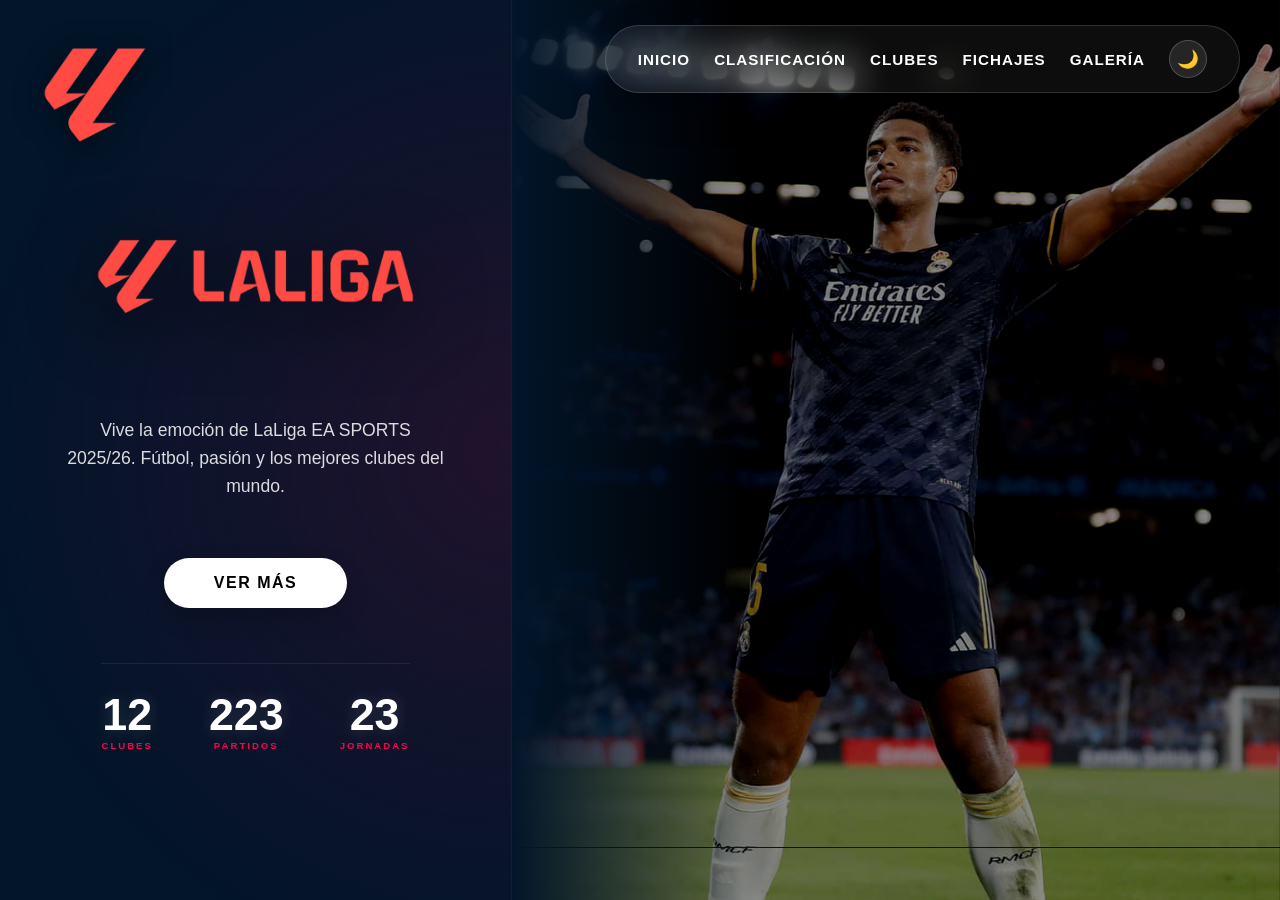
<file: index.html>
<!DOCTYPE html>
<html lang="es">
<head>
    <meta charset="UTF-8">
    <title>LaLiga EA SPORTS 2025/26</title>

    <link href="https://fonts.googleapis.com/css2?family=Montserrat:wght@700;800;900&display=swap" rel="stylesheet">
    <link rel="stylesheet" href="style.css">
</head>

<body>
<script src="script.js"></script>

<section class="hero-plantilla">
    <nav class="hero-menu">
        <div class="menu-toggle" id="menuToggle">
            <span></span>
            <span></span>
            <span></span>
        </div>

        <div class="menu-links" id="menuLinks">
            <a href="index.html">Inicio</a>
            <a href="Clasificacion.html">Clasificación</a>
            <a href="Clubes.html">Clubes</a>
            <a href="Fichajes.html">Fichajes</a>
            <a href="Galería.html">Galería</a>
            <button id="themeToggle" class="theme-btn">🌙</button>
        </div>
    </nav>

    <div class="hero-left">
        <img src="imagenes/logo.png" alt="Logo LaLiga" class="hero-logo" id="logoLiga">

        <div class="hero-title">
            <img src="imagenes/Titulo.png" alt="Título" class="hero-title-img" id="tituloLiga">
        </div>

        <p class="hero-text">
            Vive la emoción de LaLiga EA SPORTS 2025/26.
            Fútbol, pasión y los mejores clubes del mundo.
        </p>

        <a href="clubes.html" class="hero-btn">VER MÁS</a>

        <div class="hero-stats">
            <div class="stat">
                <span class="stat-number">20</span>
                <span class="stat-label">Clubes</span>
            </div>
            <div class="stat">
                <span class="stat-number">380</span>
                <span class="stat-label">Partidos</span>
            </div>
            <div class="stat">
                <span class="stat-number">38</span>
                <span class="stat-label">Jornadas</span>
            </div>
        </div>
    </div>

    <div class="hero-right">
        <div class="player-glow"></div>
        <picture>
            <img src="imagenes/hero.jpg" alt="Fútbol" class="hero-img">
        </picture>
    </div>
</section>
</file>
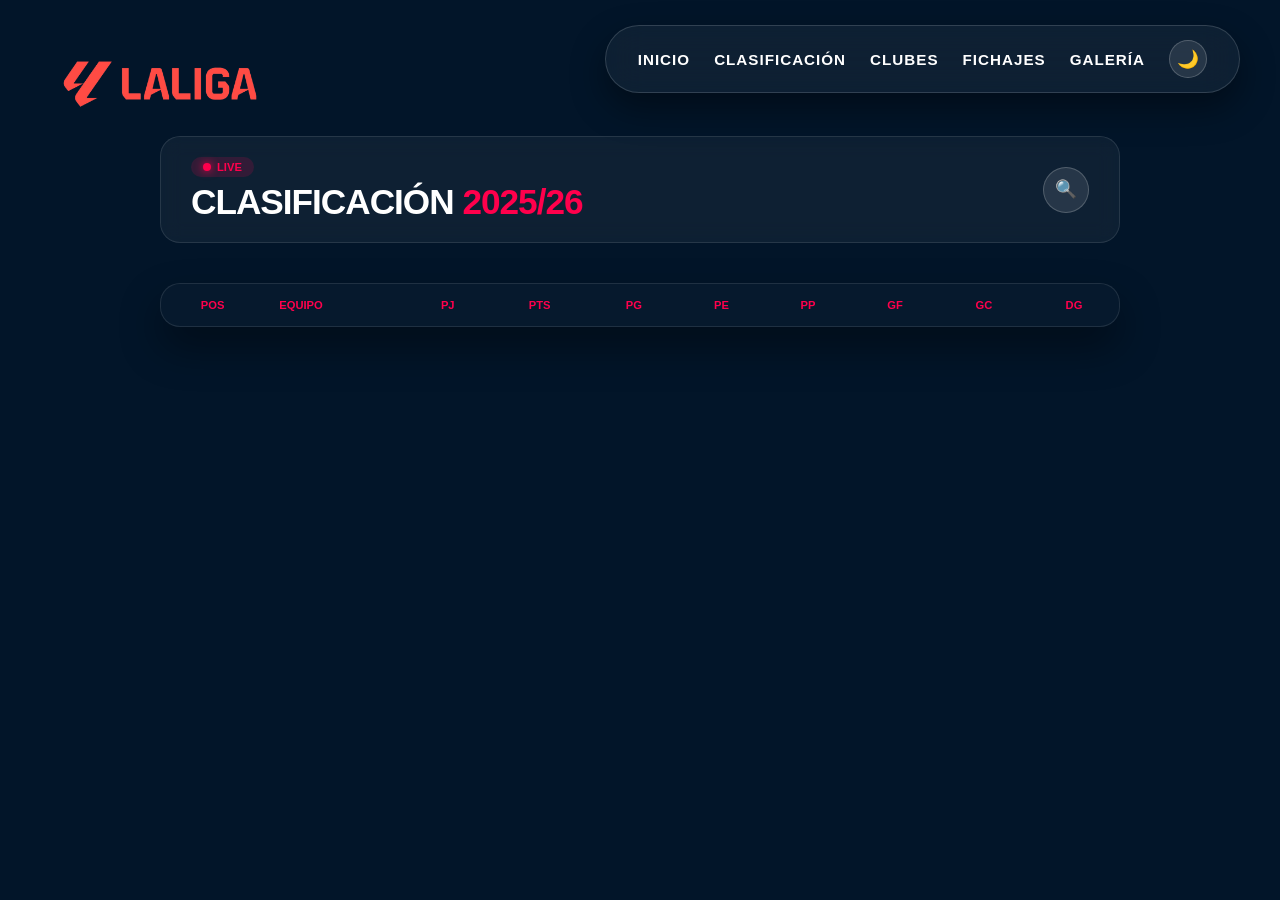
<file: Clasificacion.html>
<!DOCTYPE html>
<html lang="es">
<head>
    <meta charset="UTF-8">
    <title>Clasificación - LaLiga EA SPORTS</title>
    <link href="https://fonts.googleapis.com/css2?family=Montserrat:wght@700;900&display=swap" rel="stylesheet">
    <link rel="stylesheet" href="style.css">
</head>

<body>

<header class="header-clasificacion">
    <img src="imagenes/Titulo.png" class="header-logo" alt="LaLiga EA SPORTS">

    <nav class="hero-menu">

        <div class="menu-toggle" id="menuToggle">
            <span></span>
            <span></span>
            <span></span>
        </div>

        <div class="menu-links" id="menuLinks">
            <a href="index.html">Inicio</a>
            <a href="Clasificacion.html">Clasificación</a>
            <a href="Clubes.html">Clubes</a>
            <a href="Fichajes.html">Fichajes</a>
            <a href="Galería.html">Galería</a>
            <button id="themeToggle" class="theme-btn">🌙</button>
        </div>

    </nav>
</header>

<br>
<br>
<section class="contenedor-clasificacion-pro">
    <div class="glass-header">
        <div class="titulo-grupo">
            <div class="badge-live">
                <span class="dot-live"></span> LIVE
            </div>
            <h2>Clasificación <span class="anho">2025/26</span></h2>
        </div>
        <div class="search-wrapper">
            <span class="icon-lupa">🔍</span>
            <input type="text" id="buscarEquipo" placeholder="Buscar equipo...">
        </div>
    </div>

    <div class="tabla-container-pro">
        <table class="tabla-clasificacion">
            <thead>
            <tr>
                <th>Pos</th>
                <th style="text-align: left;">Equipo</th>
                <th>PJ</th>
                <th>PTS</th>
                <th>PG</th>
                <th>PE</th>
                <th>PP</th>
                <th>GF</th>
                <th>GC</th>
                <th>DG</th>
            </tr>
            </thead>

            <tbody id="tablaCuerpo"></tbody>

        </table>
    </div>
</section>

<script src="script.js"></script>
</body>
</html>
</file>
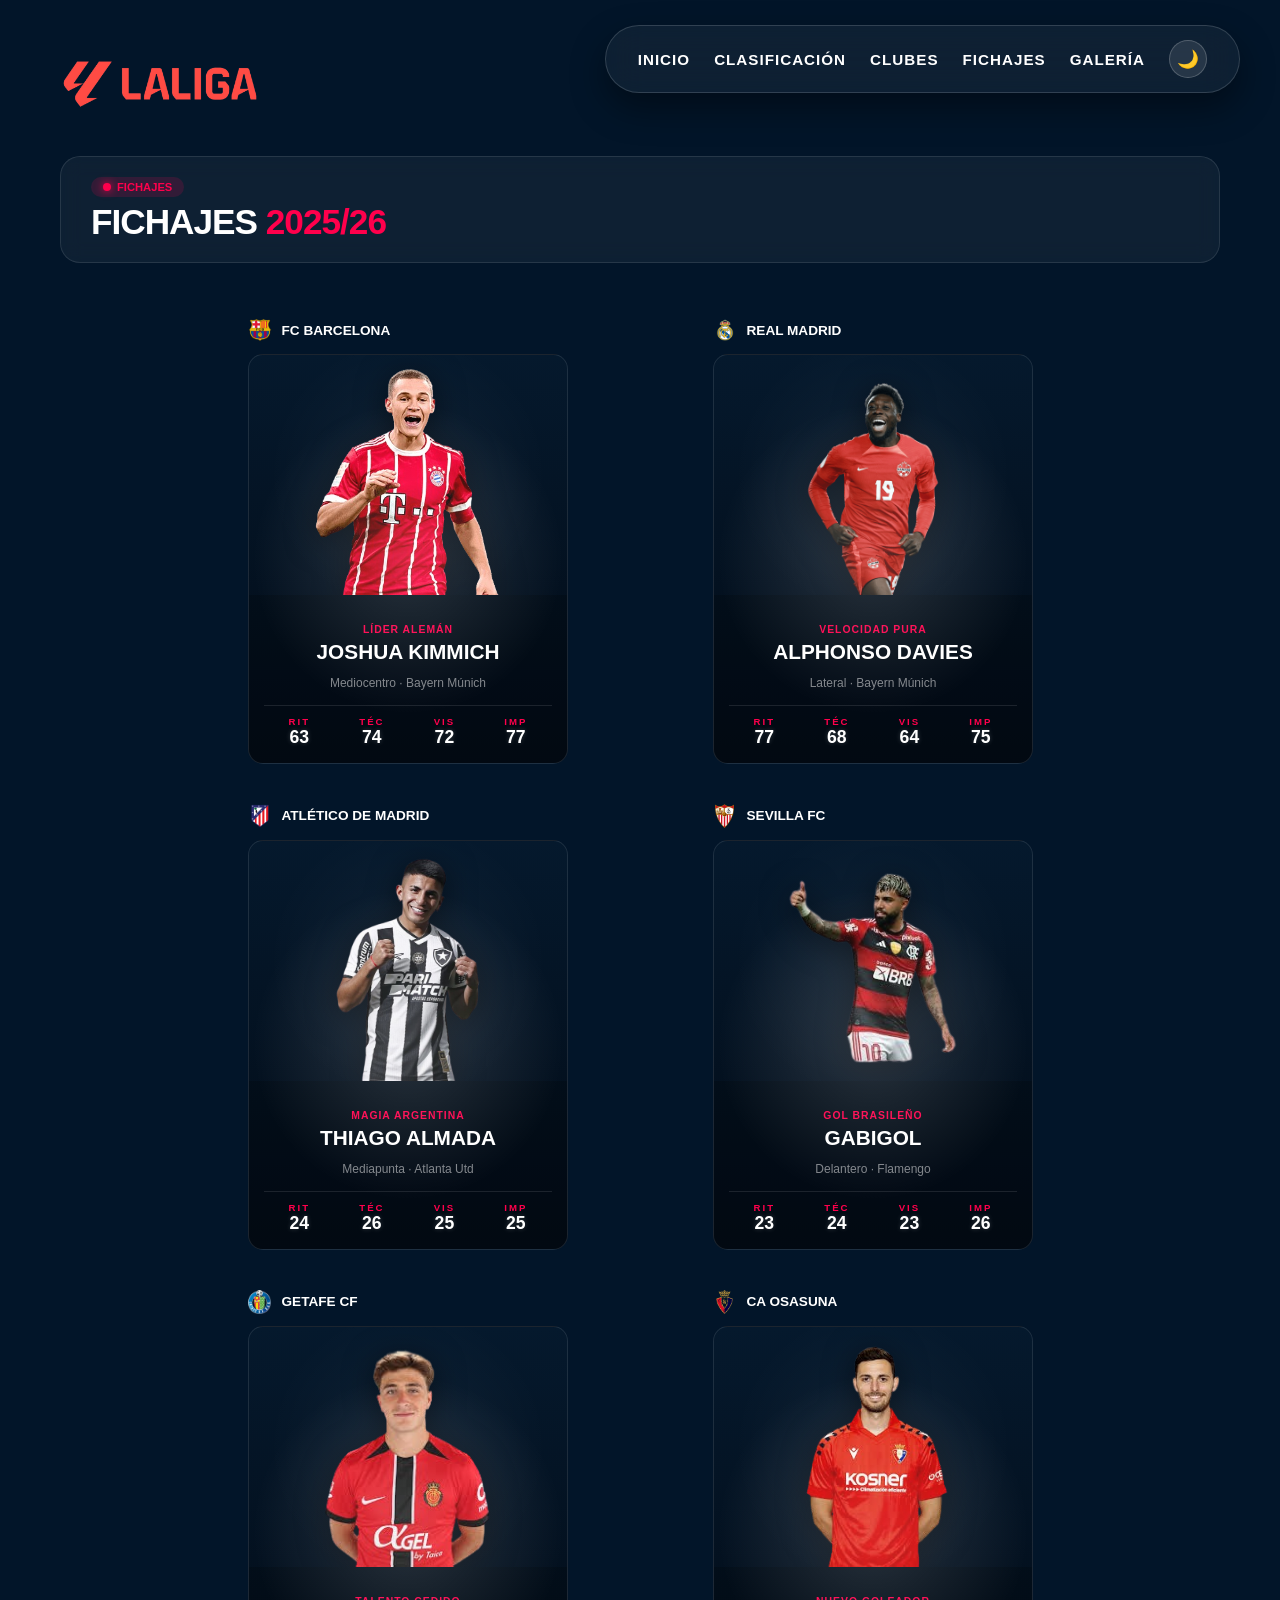
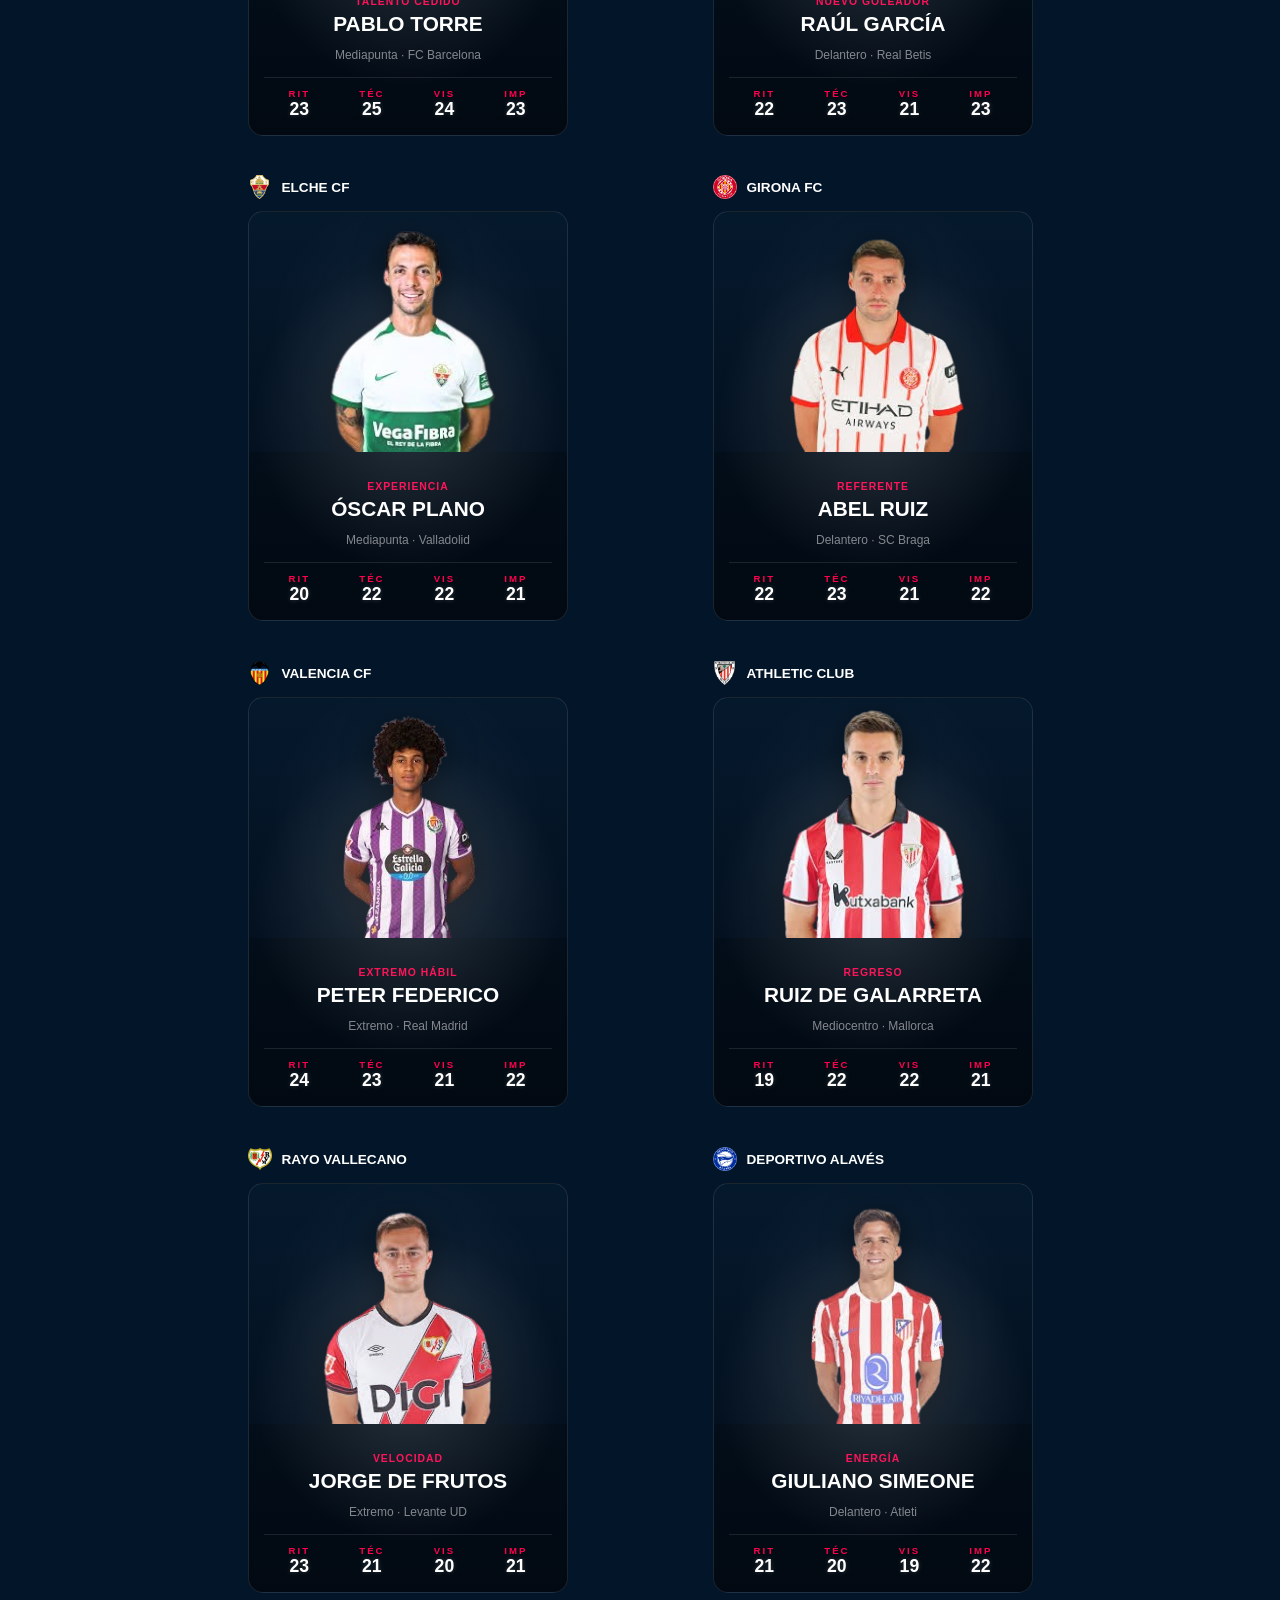
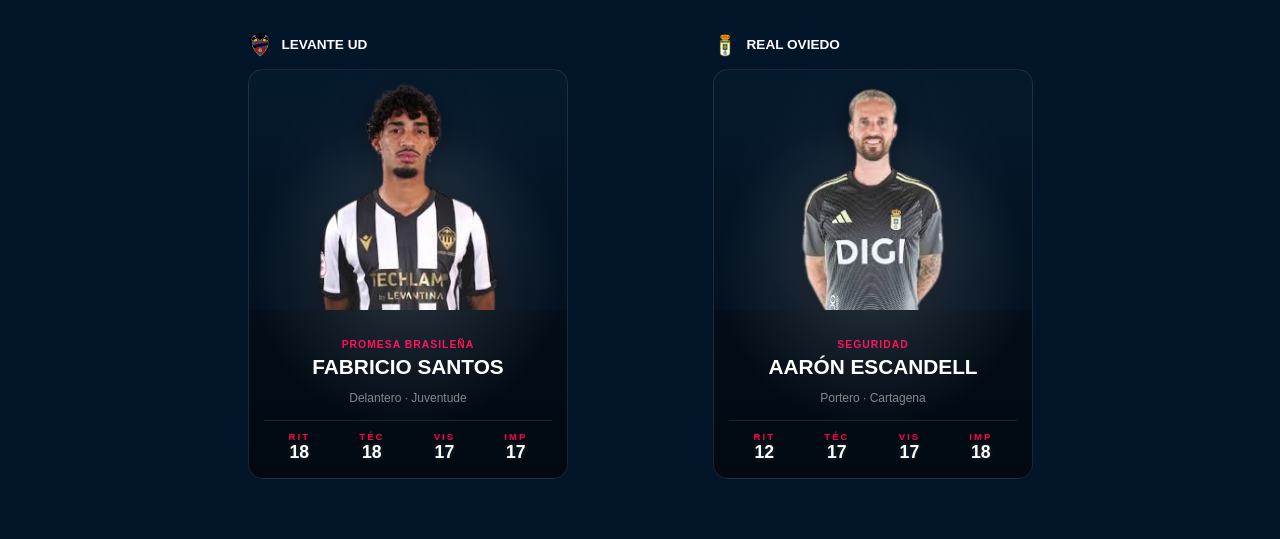
<file: Fichajes.html>
<!DOCTYPE html>
<html lang="es">
<head>
    <meta charset="UTF-8">
    <title>Fichajes - LaLiga EA SPORTS</title>
    <link href="https://fonts.googleapis.com/css2?family=Montserrat:wght@700;900&display=swap" rel="stylesheet">
    <link rel="stylesheet" href="style.css">
</head>
<body>

<header class="header-clasificacion">

    <img src="imagenes/Titulo.png" class="header-logo" alt="Logo Liga">

    <nav class="hero-menu">

        <div class="menu-toggle" id="menuToggle">
            <span></span>
            <span></span>
            <span></span>
        </div>

        <div class="menu-links" id="menuLinks">
            <a href="index.html">Inicio</a>
            <a href="Clasificacion.html">Clasificación</a>
            <a href="Clubes.html">Clubes</a>
            <a href="Fichajes.html">Fichajes</a>
            <a href="Galería.html">Galería</a>
            <button id="themeToggle" class="theme-btn">🌙</button>
        </div>

    </nav>

</header>

<br>
<br>


<section class="clubes-section">
    <div class="glass-header">
        <div class="titulo-grupo">
            <div class="badge-live">
                <span class="dot-live"></span> FICHAJES
            </div>
            <h2>FICHAJES <span class="anho">2025/26</span></h2>
        </div>
    </div>
</section>
    
<section>

    <section class="player-spotlight-section">
        <div class="cards-grid-container">

            <div class="player-group">
                <h3 class="player-team-title"><img src="Escudos/Barcelona.png" class="team-badge"> FC BARCELONA</h3>
                <article class="player-spotlight-card">
                    <div class="player-image"><img src="Jugadores/kimmich.png" alt="Joshua Kimmich"></div>
                    <div class="player-info">
                        <h4 class="player-tagline">LÍDER ALEMÁN</h4>
                        <p class="player-name">Joshua Kimmich</p>
                        <p class="player-meta">Mediocentro · Bayern Múnich</p>
                        <div class="player-stats">
                            <div class="stat"><span class="stat-label">RIT</span><span class="stat-value">78</span></div>
                            <div class="stat"><span class="stat-label">TÉC</span><span class="stat-value">92</span></div>
                            <div class="stat"><span class="stat-label">VIS</span><span class="stat-value">90</span></div>
                            <div class="stat"><span class="stat-label">IMP</span><span class="stat-value">95</span></div>
                        </div>
                    </div>
                </article>
            </div>

            <div class="player-group">
                <h3 class="player-team-title"><img src="Escudos/Real%20Madrid.png" class="team-badge"> REAL MADRID</h3>
                <article class="player-spotlight-card">
                    <div class="player-image"><img src="Jugadores/davies.png" alt="Alphonso Davies"></div>
                    <div class="player-info">
                        <h4 class="player-tagline">VELOCIDAD PURA</h4>
                        <p class="player-name">Alphonso Davies</p>
                        <p class="player-meta">Lateral · Bayern Múnich</p>
                        <div class="player-stats">
                            <div class="stat"><span class="stat-label">RIT</span><span class="stat-value">96</span></div>
                            <div class="stat"><span class="stat-label">TÉC</span><span class="stat-value">84</span></div>
                            <div class="stat"><span class="stat-label">VIS</span><span class="stat-value">80</span></div>
                            <div class="stat"><span class="stat-label">IMP</span><span class="stat-value">93</span></div>
                        </div>
                    </div>
                </article>
            </div>

            <div class="player-group">
                <h3 class="player-team-title"><img src="Escudos/Atletico%20de%20Madrid.png" class="team-badge"> ATLÉTICO DE MADRID</h3>
                <article class="player-spotlight-card">
                    <div class="player-image"><img src="Jugadores/almada.png" alt="Thiago Almada"></div>
                    <div class="player-info">
                        <h4 class="player-tagline">MAGIA ARGENTINA</h4>
                        <p class="player-name">Thiago Almada</p>
                        <p class="player-meta">Mediapunta · Atlanta Utd</p>
                        <div class="player-stats">
                            <div class="stat"><span class="stat-label">RIT</span><span class="stat-value">85</span></div>
                            <div class="stat"><span class="stat-label">TÉC</span><span class="stat-value">91</span></div>
                            <div class="stat"><span class="stat-label">VIS</span><span class="stat-value">90</span></div>
                            <div class="stat"><span class="stat-label">IMP</span><span class="stat-value">88</span></div>
                        </div>
                    </div>
                </article>
            </div>

            <div class="player-group">
                <h3 class="player-team-title"><img src="Escudos/Sevilla_cf.png" class="team-badge"> SEVILLA FC</h3>
                <article class="player-spotlight-card">
                    <div class="player-image"><img src="Jugadores/gabigol.png" alt="Gabigol"></div>
                    <div class="player-info">
                        <h4 class="player-tagline">GOL BRASILEÑO</h4>
                        <p class="player-name">Gabigol</p>
                        <p class="player-meta">Delantero · Flamengo</p>
                        <div class="player-stats">
                            <div class="stat"><span class="stat-label">RIT</span><span class="stat-value">82</span></div>
                            <div class="stat"><span class="stat-label">TÉC</span><span class="stat-value">86</span></div>
                            <div class="stat"><span class="stat-label">VIS</span><span class="stat-value">80</span></div>
                            <div class="stat"><span class="stat-label">IMP</span><span class="stat-value">92</span></div>
                        </div>
                    </div>
                </article>
            </div>

            <div class="player-group">
                <h3 class="player-team-title"><img src="Escudos/getafe.png" class="team-badge"> GETAFE CF</h3>
                <article class="player-spotlight-card">
                    <div class="player-image"><img src="Jugadores/torre.png" alt="Pablo Torre"></div>
                    <div class="player-info">
                        <h4 class="player-tagline">TALENTO CEDIDO</h4>
                        <p class="player-name">Pablo Torre</p>
                        <p class="player-meta">Mediapunta · FC Barcelona</p>
                        <div class="player-stats">
                            <div class="stat"><span class="stat-label">RIT</span><span class="stat-value">80</span></div>
                            <div class="stat"><span class="stat-label">TÉC</span><span class="stat-value">87</span></div>
                            <div class="stat"><span class="stat-label">VIS</span><span class="stat-value">85</span></div>
                            <div class="stat"><span class="stat-label">IMP</span><span class="stat-value">82</span></div>
                        </div>
                    </div>
                </article>
            </div>

            <div class="player-group">
                <h3 class="player-team-title"><img src="Escudos/Osasuna.png" class="team-badge"> CA OSASUNA</h3>
                <article class="player-spotlight-card">
                    <div class="player-image"><img src="Jugadores/raul_garcia.png" alt="Raúl García"></div>
                    <div class="player-info">
                        <h4 class="player-tagline">NUEVO GOLEADOR</h4>
                        <p class="player-name">Raúl García</p>
                        <p class="player-meta">Delantero · Real Betis</p>
                        <div class="player-stats">
                            <div class="stat"><span class="stat-label">RIT</span><span class="stat-value">79</span></div>
                            <div class="stat"><span class="stat-label">TÉC</span><span class="stat-value">80</span></div>
                            <div class="stat"><span class="stat-label">VIS</span><span class="stat-value">74</span></div>
                            <div class="stat"><span class="stat-label">IMP</span><span class="stat-value">82</span></div>
                        </div>
                    </div>
                </article>
            </div>

            <div class="player-group">
                <h3 class="player-team-title"><img src="Escudos/Elche_CF_logo.svg.png" class="team-badge"> ELCHE CF</h3>
                <article class="player-spotlight-card">
                    <div class="player-image"><img src="Jugadores/plano.png" alt="Óscar Plano"></div>
                    <div class="player-info">
                        <h4 class="player-tagline">EXPERIENCIA</h4>
                        <p class="player-name">Óscar Plano</p>
                        <p class="player-meta">Mediapunta · Valladolid</p>
                        <div class="player-stats">
                            <div class="stat"><span class="stat-label">RIT</span><span class="stat-value">73</span></div>
                            <div class="stat"><span class="stat-label">TÉC</span><span class="stat-value">82</span></div>
                            <div class="stat"><span class="stat-label">VIS</span><span class="stat-value">80</span></div>
                            <div class="stat"><span class="stat-label">IMP</span><span class="stat-value">78</span></div>
                        </div>
                    </div>
                </article>
            </div>

            <div class="player-group">
                <h3 class="player-team-title"><img src="Escudos/Girona_FC_Logo.svg.png" class="team-badge"> GIRONA FC</h3>
                <article class="player-spotlight-card">
                    <div class="player-image"><img src="Jugadores/abel_ruiz.png" alt="Abel Ruiz"></div>
                    <div class="player-info">
                        <h4 class="player-tagline">REFERENTE</h4>
                        <p class="player-name">Abel Ruiz</p>
                        <p class="player-meta">Delantero · SC Braga</p>
                        <div class="player-stats">
                            <div class="stat"><span class="stat-label">RIT</span><span class="stat-value">80</span></div>
                            <div class="stat"><span class="stat-label">TÉC</span><span class="stat-value">83</span></div>
                            <div class="stat"><span class="stat-label">VIS</span><span class="stat-value">78</span></div>
                            <div class="stat"><span class="stat-label">IMP</span><span class="stat-value">81</span></div>
                        </div>
                    </div>
                </article>
            </div>
            <div class="player-group">
                <h3 class="player-team-title">
                    <img src="Escudos/Valencia_CF.png" class="team-badge"> VALENCIA CF
                </h3>
                <article class="player-spotlight-card">
                    <div class="player-image">
                        <img src="Jugadores/peter_federico.png" alt="Peter Federico">
                    </div>
                    <div class="player-info">
                        <h4 class="player-tagline">EXTREMO HÁBIL</h4>
                        <p class="player-name">Peter Federico</p>
                        <p class="player-meta">Extremo · Real Madrid</p>
                        <div class="player-stats">
                            <div class="stat"><span class="stat-label">RIT</span><span class="stat-value">87</span></div>
                            <div class="stat"><span class="stat-label">TÉC</span><span class="stat-value">83</span></div>
                            <div class="stat"><span class="stat-label">VIS</span><span class="stat-value">78</span></div>
                            <div class="stat"><span class="stat-label">IMP</span><span class="stat-value">80</span></div>
                        </div>
                    </div>
                </article>
            </div>

            <div class="player-group">
                <h3 class="player-team-title">
                    <img src="Escudos/Athletic_de_bilbao.png" class="team-badge"> ATHLETIC CLUB
                </h3>
                <article class="player-spotlight-card">
                    <div class="player-image">
                        <img src="Jugadores/galarreta.png" alt="Ruiz de Galarreta">
                    </div>
                    <div class="player-info">
                        <h4 class="player-tagline">REGRESO</h4>
                        <p class="player-name">Ruiz de Galarreta</p>
                        <p class="player-meta">Mediocentro · Mallorca</p>
                        <div class="player-stats">
                            <div class="stat"><span class="stat-label">RIT</span><span class="stat-value">70</span></div>
                            <div class="stat"><span class="stat-label">TÉC</span><span class="stat-value">82</span></div>
                            <div class="stat"><span class="stat-label">VIS</span><span class="stat-value">80</span></div>
                            <div class="stat"><span class="stat-label">IMP</span><span class="stat-value">77</span></div>
                        </div>
                    </div>
                </article>
            </div>

            <div class="player-group">
                <h3 class="player-team-title">
                    <img src="Escudos/Rayo_Vallecano_logo.svg.png" class="team-badge"> RAYO VALLECANO
                </h3>
                <article class="player-spotlight-card">
                    <div class="player-image">
                        <img src="Jugadores/de_frutos.png" alt="Jorge de Frutos">
                    </div>
                    <div class="player-info">
                        <h4 class="player-tagline">VELOCIDAD</h4>
                        <p class="player-name">Jorge de Frutos</p>
                        <p class="player-meta">Extremo · Levante UD</p>
                        <div class="player-stats">
                            <div class="stat"><span class="stat-label">RIT</span><span class="stat-value">88</span></div>
                            <div class="stat"><span class="stat-label">TÉC</span><span class="stat-value">80</span></div>
                            <div class="stat"><span class="stat-label">VIS</span><span class="stat-value">76</span></div>
                            <div class="stat"><span class="stat-label">IMP</span><span class="stat-value">82</span></div>
                        </div>
                    </div>
                </article>
            </div>

            <div class="player-group">
                <h3 class="player-team-title">
                    <img src="Escudos/Deportivo_Alaves.png" class="team-badge"> DEPORTIVO ALAVÉS
                </h3>
                <article class="player-spotlight-card">
                    <div class="player-image">
                        <img src="Jugadores/giuliano.png" alt="Giuliano Simeone">
                    </div>
                    <div class="player-info">
                        <h4 class="player-tagline">ENERGÍA</h4>
                        <p class="player-name">Giuliano Simeone</p>
                        <p class="player-meta">Delantero · Atleti</p>
                        <div class="player-stats">
                            <div class="stat"><span class="stat-label">RIT</span><span class="stat-value">82</span></div>
                            <div class="stat"><span class="stat-label">TÉC</span><span class="stat-value">78</span></div>
                            <div class="stat"><span class="stat-label">VIS</span><span class="stat-value">74</span></div>
                            <div class="stat"><span class="stat-label">IMP</span><span class="stat-value">83</span></div>
                        </div>
                    </div>
                </article>
            </div>

            <div class="player-group">
                <h3 class="player-team-title">
                    <img src="Escudos/Levante.png" class="team-badge"> LEVANTE UD
                </h3>
                <article class="player-spotlight-card">
                    <div class="player-image">
                        <img src="Jugadores/fabricio.png" alt="Fabricio Santos">
                    </div>
                    <div class="player-info">
                        <h4 class="player-tagline">PROMESA BRASILEÑA</h4>
                        <p class="player-name">Fabricio Santos</p>
                        <p class="player-meta">Delantero · Juventude</p>
                        <div class="player-stats">
                            <div class="stat"><span class="stat-label">RIT</span><span class="stat-value">84</span></div>
                            <div class="stat"><span class="stat-label">TÉC</span><span class="stat-value">80</span></div>
                            <div class="stat"><span class="stat-label">VIS</span><span class="stat-value">75</span></div>
                            <div class="stat"><span class="stat-label">IMP</span><span class="stat-value">79</span></div>
                        </div>
                    </div>
                </article>
            </div>

            <div class="player-group">
                <h3 class="player-team-title">
                    <img src="Escudos/real_oviedo.png" class="team-badge"> REAL OVIEDO
                </h3>
                <article class="player-spotlight-card">
                    <div class="player-image">
                        <img src="Jugadores/escandell.png" alt="Aarón Escandell">
                    </div>
                    <div class="player-info">
                        <h4 class="player-tagline">SEGURIDAD</h4>
                        <p class="player-name">Aarón Escandell</p>
                        <p class="player-meta">Portero · Cartagena</p>
                        <div class="player-stats">
                            <div class="stat"><span class="stat-label">RIT</span><span class="stat-value">55</span></div>
                            <div class="stat"><span class="stat-label">TÉC</span><span class="stat-value">78</span></div>
                            <div class="stat"><span class="stat-label">VIS</span><span class="stat-value">76</span></div>
                            <div class="stat"><span class="stat-label">IMP</span><span class="stat-value">81</span></div>
                        </div>
                    </div>
                </article>
            </div>
        </div>
    </section>

</section>
<script src="script.js"></script>
</body>
</html>
</file>
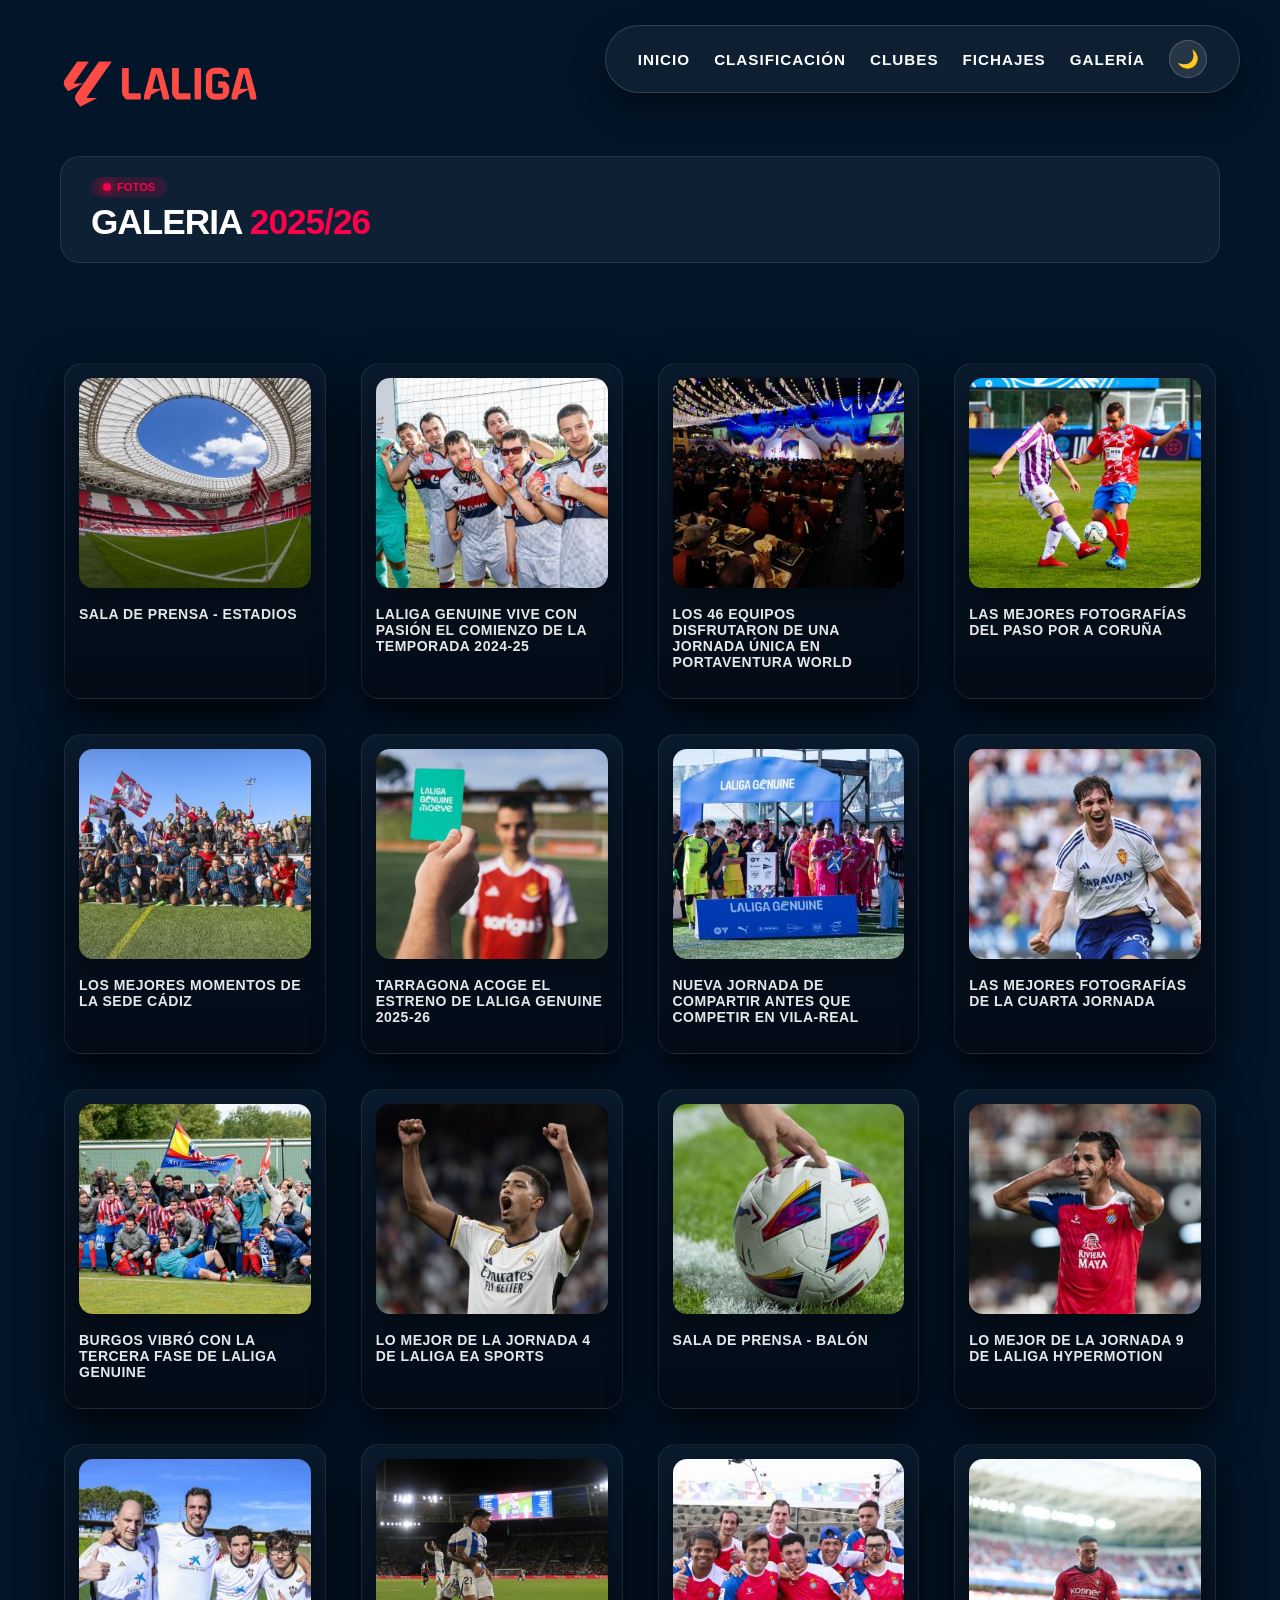
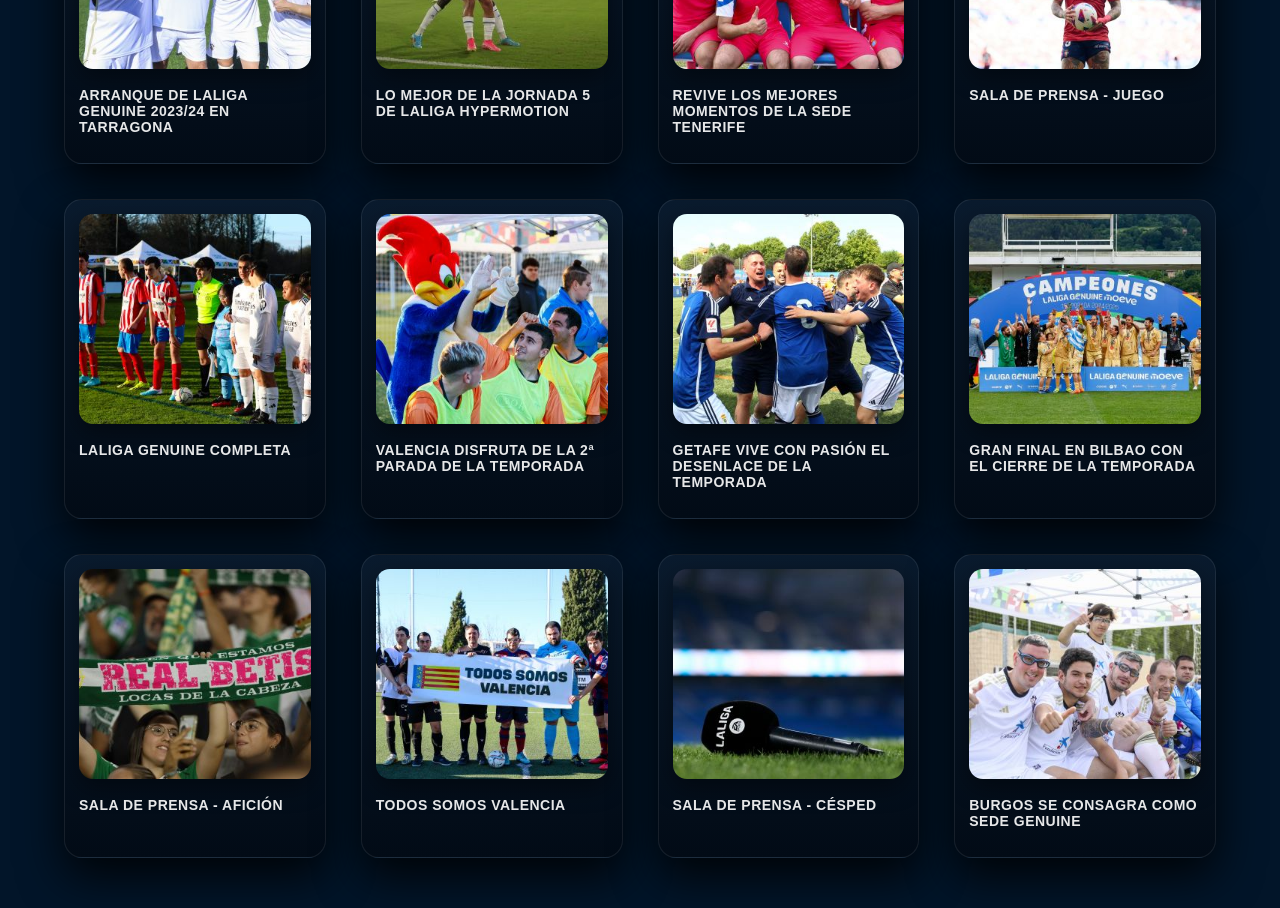
<file: Galería.html>
<!DOCTYPE html>
<html lang="es">
<head>
    <meta charset="UTF-8">
    <title>Galería - LaLiga EA SPORTS</title>
    <link href="https://fonts.googleapis.com/css2?family=Montserrat:wght@700;900&display=swap" rel="stylesheet">
    <link rel="stylesheet" href="style.css">
</head>

<body>
<header class="header-clasificacion">

    <img src="imagenes/Titulo.png" class="header-logo" alt="Logo Liga">

    <nav class="hero-menu">

        <div class="menu-toggle" id="menuToggle">
            <span></span>
            <span></span>
            <span></span>
        </div>

        <div class="menu-links" id="menuLinks">
            <a href="index.html">Inicio</a>
            <a href="Clasificacion.html">Clasificación</a>
            <a href="Clubes.html">Clubes</a>
            <a href="Fichajes.html">Fichajes</a>
            <a href="Galería.html">Galería</a>
            <button id="themeToggle" class="theme-btn">🌙</button>
        </div>

    </nav>

</header>

<br>
<br>


<section class="clubes-section">
    <div class="glass-header">
        <div class="titulo-grupo">
            <div class="badge-live">
                <span class="dot-live"></span> FOTOS
            </div>
            <h2>GALERIA <span class="anho">2025/26</span></h2>
        </div>
    </div>
</section>

<section>
<section class="galeria-24">
    <div class="galeria-grid-fija">

        <div class="foto-card">
            <a href="#img1">
                <picture><img src="imagenes galeria/1.jpeg" alt="Sala de prensa - Estadios"></picture>
            </a>
            <p class="centrado">Sala de prensa - Estadios</p>
        </div>

        <div class="foto-card">
            <a href="#img2">
                <picture><img src="imagenes galeria/2.jpeg" alt="LALIGA GENUINE vive con pasión"></picture>
            </a>
            <p class="centrado">LALIGA GENUINE vive con pasión el comienzo de la temporada 2024-25</p>
        </div>

        <div class="foto-card">
            <a href="#img3">
                <picture><img src="imagenes galeria/3.jpeg" alt="PortAventura World"></picture>
            </a>
            <p class="centrado">Los 46 equipos disfrutaron de una jornada única en PortAventura World</p>
        </div>

        <div class="foto-card">
            <a href="#img4">
                <picture><img src="imagenes galeria/4.jpeg" alt="A Coruña"></picture>
            </a>
            <p class="centrado">Las mejores fotografías del paso por A Coruña</p>
        </div>

        <div class="foto-card">
            <a href="#img5">
                <picture><img src="imagenes galeria/5.jpeg" alt="Sede Cádiz"></picture>
            </a>
            <p class="centrado">Los mejores momentos de la Sede Cádiz</p>
        </div>

        <div class="foto-card">
            <a href="#img6">
                <picture><img src="imagenes galeria/6.jpeg" alt="Tarragona"></picture>
            </a>
            <p class="centrado">Tarragona acoge el estreno de LALIGA GENUINE 2025-26</p>
        </div>

        <div class="foto-card">
            <a href="#img7">
                <picture><img src="imagenes galeria/7.jpeg" alt="Vila-real"></picture>
            </a>
            <p class="centrado">Nueva jornada de compartir antes que competir en Vila-real</p>
        </div>

        <div class="foto-card">
            <a href="#img8">
                <picture><img src="imagenes galeria/8.jpeg" alt="Cuarta jornada"></picture>
            </a>
            <p class="centrado">Las mejores fotografías de la cuarta jornada</p>
        </div>

        <div class="foto-card">
            <a href="#img9">
                <picture><img src="imagenes galeria/9.jpeg" alt="Burgos"></picture>
            </a>
            <p class="centrado">Burgos vibró con la tercera fase de LALIGA GENUINE</p>
        </div>

        <div class="foto-card">
            <a href="#img10">
                <picture><img src="imagenes galeria/10.jpeg" alt="Jornada 4"></picture>
            </a>
            <p class="centrado">Lo mejor de la jornada 4 de LALIGA EA SPORTS</p>
        </div>

        <div class="foto-card">
            <a href="#img11">
                <picture><img src="imagenes galeria/11.jpeg" alt="Balón"></picture>
            </a>
            <p class="centrado">Sala de prensa - Balón</p>
        </div>

        <div class="foto-card">
            <a href="#img12">
                <picture><img src="imagenes galeria/12.jpeg" alt="Hypermotion"></picture>
            </a>
            <p class="centrado">Lo mejor de la jornada 9 de LALIGA HYPERMOTION</p>
        </div>

        <div class="foto-card">
            <a href="#img13">
                <picture><img src="imagenes galeria/13.jpeg" alt="Tarragona 2023"></picture>
            </a>
            <p class="centrado">Arranque de LALIGA GENUINE 2023/24 en Tarragona</p>
        </div>

        <div class="foto-card">
            <a href="#img14">
                <picture><img src="imagenes galeria/14.jpeg" alt="Jornada 5"></picture>
            </a>
            <p class="centrado">Lo mejor de la jornada 5 de LALIGA HYPERMOTION</p>
        </div>

        <div class="foto-card">
            <a href="#img15">
                <picture><img src="imagenes galeria/15.jpeg" alt="Tenerife"></picture>
            </a>
            <p class="centrado">Revive los mejores momentos de la Sede Tenerife</p>
        </div>

        <div class="foto-card">
            <a href="#img16">
                <picture><img src="imagenes galeria/16.jpeg" alt="Juego"></picture>
            </a>
            <p class="centrado">Sala de prensa - Juego</p>
        </div>

        <div class="foto-card">
            <a href="#img17">
                <picture><img src="imagenes galeria/17.jpeg" alt="Genuine"></picture>
            </a>
            <p class="centrado">LALIGA GENUINE completa</p>
        </div>

        <div class="foto-card">
            <a href="#img18">
                <picture><img src="imagenes galeria/18.jpeg" alt="Valencia"></picture>
            </a>
            <p class="centrado">Valencia disfruta de la 2ª parada de la temporada</p>
        </div>

        <div class="foto-card">
            <a href="#img19">
                <picture><img src="imagenes galeria/19.jpeg" alt="Getafe"></picture>
            </a>
            <p class="centrado">Getafe vive con pasión el desenlace de la temporada</p>
        </div>

        <div class="foto-card">
            <a href="#img20">
                <picture><img src="imagenes galeria/20.jpeg" alt="Bilbao"></picture>
            </a>
            <p class="centrado">Gran final en Bilbao con el cierre de la temporada</p>
        </div>

        <div class="foto-card">
            <a href="#img21">
                <picture><img src="imagenes galeria/21.jpeg" alt="Afición"></picture>
            </a>
            <p class="centrado">Sala de prensa - Afición</p>
        </div>

        <div class="foto-card">
            <a href="#img22">
                <picture><img src="imagenes galeria/22.jpeg" alt="Valencia"></picture>
            </a>
            <p class="centrado">Todos somos Valencia</p>
        </div>

        <div class="foto-card">
            <a href="#img23">
                <picture><img src="imagenes galeria/23.jpeg" alt="Césped"></picture>
            </a>
            <p class="centrado">Sala de prensa - Césped</p>
        </div>

        <div class="foto-card">
            <a href="#img24">
                <picture><img src="imagenes galeria/24.jpeg" alt="Burgos"></picture>
            </a>
            <p class="centrado">Burgos se consagra como Sede Genuine</p>
        </div>
    </div>
</section>
<script src="./script.js"></script>
</body>
</html>
</file>
<file: style.css>
/* ============================
 BASE
============================ */
* {
    box-sizing: border-box;
}

html, body {
    margin: 0;
    padding: 0;
    height: 100%;
}

body {
    font-family: "Montserrat", sans-serif;
    background: #021529;
    color: #fff;
    overflow-x: hidden;
}

.header-logo {
    width: 220px;
    height: auto;
    position: absolute;
    top: 30px;
    left: 50px;
    z-index: 100;
}

/* ============================
   MENÚ
============================ */

.hero-menu {
    position: fixed;
    top: 25px;
    right: 40px;
    z-index: 1000;
}

.menu-links {
    display: flex;
    align-items: center;
    gap: 2rem;
    padding: 14px 32px;
    background: rgba(255, 255, 255, 0.05);
    backdrop-filter: blur(18px);
    border: 1px solid rgba(255, 255, 255, 0.15);
    border-radius: 50px;
    box-shadow: 0 15px 35px rgba(0,0,0,0.4);
    transition: all 0.3s ease;
}

.menu-links a {
    text-decoration: none;
    color: #ffffff;
    font-weight: 700;
    font-size: 0.95rem;
    position: relative;
    transition: 0.3s ease;
    text-transform: uppercase;
    letter-spacing: 1px;

}

.menu-links a::after {
    content: "";
    position: absolute;
    bottom: -6px;
    left: 0;
    width: 0%;
    height: 2px;
    background: #ff004c;
    transition: 0.3s ease;
}

.menu-links a:hover::after {
    width: 100%;
}

.menu-links a:hover {
    color: #ff004c;
}

.menu-toggle {
    display: none;
    flex-direction: column;
    gap: 6px;
    cursor: pointer;
}

.menu-toggle span {
    width: 25px;
    height: 2px;
    background: white;
    transition: 0.3s ease;
}
/* ==========================
   BOTÓN TEMA
========================== */
.theme-btn {
    background: rgba(255, 255, 255, 0.08);
    border: 1px solid rgba(255, 255, 255, 0.2);
    color: #fff;
    font-size: 1rem;
    padding: 8px 14px;
    border-radius: 30px;
    cursor: pointer;
    transition: all 0.3s ease;
    font-weight: 700;
}

.theme-btn:hover {
    background: #ff004c;
    border-color: #ff004c;
}
/* ==========================
   MODO CLARO
========================== */

body.light-mode {
    background: #f4f7fb;
    color: #111;
}

body.light-mode .hero-plantilla {
    background: #f4f7fb;
}

body.light-mode .hero-left {
    background: radial-gradient(circle at 100% 50%, rgba(255, 0, 76, 0.08) 0%, #f4f7fb 80%);
    border-right: 1px solid rgba(0, 0, 0, 0.05);
}

body.light-mode .menu-links {
    background: rgba(255, 255, 255, 0.9);
    border: 1px solid rgba(0, 0, 0, 0.15);
    box-shadow: 0 10px 25px rgba(0,0,0,0.1);
}


body.light-mode .menu-links a {
    color: #111;
}

body.light-mode .hero-text {
    color: rgba(0, 0, 0, 0.75);
}

body.light-mode .stat-number {
    color: #111;
}

body.light-mode .club-front {
    background-color: #0a1b2e;
}

body.light-mode .tabla-container-pro,
body.light-mode .player-spotlight-section {
    background-color: #f6f8fc;
}

body.light-mode .club-back {
    background: #000000;
    border: 2px solid #ff004c;
}

body.light-mode .theme-btn {
    color: #111;
    border: 1px solid rgba(0, 0, 0, 0.2);
}

body.light-mode .player-team-title {
    color: #111;
}

.menu-links {
    display: flex;
    align-items: center;
    gap: 1.5rem; /
}

.theme-btn {
    background: rgba(255, 255, 255, 0.1);
    border: 1px solid rgba(255, 255, 255, 0.2);
    cursor: pointer;
    font-size: 1.1rem;
    padding: 6px;
    border-radius: 50%;
    width: 38px;
    height: 38px;
    display: flex;
    align-items: center;
    justify-content: center;
    transition: 0.3s;
    flex-shrink: 0;
}


body.light-mode .theme-btn {
    background: rgba(0, 0, 0, 0.05);
    border-color: rgba(0, 0, 0, 0.1);
    color: #000;
}

/* ============================
   HERO
============================ */
.hero-plantilla {
    display: grid;
    grid-template-columns: 40% 60%;
    height: 100vh;
    overflow: hidden;
    position: relative;
    background: #021529;
}

.hero-left {
    background: radial-gradient(circle at 100% 50%, rgba(255, 0, 76, 0.12) 0%, #021529 80%);
    padding: 4rem 3rem;
    display: flex;
    flex-direction: column;
    justify-content: center;
    align-items: center;
    gap: 2.5rem;
    position: relative;
    border-right: 1px solid rgba(255, 255, 255, 0.05);
    z-index: 10;
}

.hero-logo {
    width: 110px;
    position: absolute;
    top: 40px;
    left: 40px;
    filter: drop-shadow(0 5px 15px rgba(0, 0, 0, 0.5));
}

.hero-title-img {
    width: clamp(240px, 28vw, 380px);
    filter: drop-shadow(0 15px 35px rgba(0, 0, 0, 0.8));
    margin-top: 40px;
}

.hero-text {
    font-size: 1.1rem;
    max-width: 380px;
    color: rgba(255, 255, 255, 0.85);
    text-align: center;
    line-height: 1.6;
}

.hero-btn {
    background: #ffffff;
    padding: 16px 50px;
    color: #000;
    text-decoration: none;
    font-weight: 900;
    text-transform: uppercase;
    letter-spacing: 1.5px;
    border-radius: 50px;
    position: relative;
    overflow: hidden;
    transition: all 0.4s ease;
    box-shadow: 0 10px 25px rgba(0, 0, 0, 0.2);
}

.hero-btn:hover {
    background: #ff004c;
    color: white;
    transform: scale(1.08);
    box-shadow: 0 0 30px rgba(255, 0, 76, 0.6);
}

.hero-btn::after {
    content: '';
    position: absolute;
    top: 0;
    left: -100%;
    width: 50%;
    height: 100%;
    background: linear-gradient(90deg, transparent, rgba(255, 255, 255, 0.4), transparent);
    transform: skewX(-20deg);
    animation: brilloBotón 4s infinite;
}

@keyframes brilloBotón {
    0% { left: -100%; }
    15% { left: 150%; }
    100% { left: 150%; }
}

.hero-stats {
    display: flex;
    gap: 3.5rem;
    margin-top: 15px;
    padding-top: 25px;
    border-top: 1px solid rgba(255, 255, 255, 0.08);
}

.stat {
    display: flex;
    flex-direction: column;
    align-items: center;
}

.stat-number {
    font-size: 2.8rem;
    font-weight: 900;
    color: #ffffff;
    text-shadow: 0 0 15px rgba(255, 255, 255, 0.15);
}

.stat-label {
    color: #ff004c;
    text-transform: uppercase;
    font-size: 0.75rem;
    font-weight: 800;
    letter-spacing: 2px;
}

.hero-right {
    position: relative;
    overflow: hidden;
}

.hero-right::after {
    content: "";
    position: absolute;
    top: 0;
    left: 0;
    width: 30%;
    height: 100%;
    background: linear-gradient(90deg, #021529 0%, transparent 100%);
    z-index: 2;
}

.hero-img {
    width: 100%;
    height: 100%;
    object-fit: cover;
    filter: brightness(0.55) contrast(1.1);
    transition: transform 0.3s ease-out;
    will-change: transform;
}
/* ============================================
  BUSCADOR
============================================ */
.glass-header {
    display: flex;
    justify-content: space-between;
    align-items: center;
    background: rgba(255, 255, 255, 0.05);
    padding: 20px 30px;
    border-radius: 20px;
    margin-bottom: 40px;
    backdrop-filter: blur(10px);
    border: 1px solid rgba(255, 255, 255, 0.1);
}

.titulo-grupo {
    display: flex;
    flex-direction: column;
    gap: 5px;
}

.titulo-grupo h2 {
    font-size: 2.2rem;
    font-weight: 900;
    margin: 0;
    text-transform: uppercase;
    letter-spacing: -1px;
}

.titulo-grupo h2 .anho {
    color: #ff004c;
}

.badge-live {
    background: rgba(255, 0, 76, 0.15);
    color: #ff004c;
    padding: 4px 12px;
    border-radius: 20px;
    font-size: 0.7rem;
    font-weight: 800;
    display: flex;
    align-items: center;
    width: fit-content;
    gap: 6px;
}

.dot-live {
    width: 8px;
    height: 8px;
    background: #ff004c;
    border-radius: 50%;
    box-shadow: 0 0 8px #ff004c;
}

.search-wrapper {
    position: relative;
    width: 46px;
    height: 46px;
    background: rgba(255, 255, 255, 0.1);
    border: 1px solid rgba(255, 255, 255, 0.2);
    border-radius: 25px;
    transition: all 0.4s cubic-bezier(0.165, 0.84, 0.44, 1);
    display: flex;
    align-items: center;
    overflow: hidden;
    cursor: pointer;
}

.search-wrapper:hover,
.search-wrapper:focus-within {
    width: 260px;
    border-color: #ff004c;
    background: rgba(255, 255, 255, 0.15);
}


.icon-lupa {
    position: absolute;
    left: 11px;
    font-size: 1.1rem;
    z-index: 99;
    pointer-events: none;
}

.search-wrapper input {
    width: 100%;
    height: 100%;
    background: transparent !important;
    border: none !important;
    outline: none !important;
    box-shadow: none !important;

    padding-left: 48px;
    padding-right: 15px;

    color: rgb(255, 0, 0) !important;
    font-family: 'Montserrat', sans-serif;
    font-size: 1rem;

    opacity: 0;
    z-index: 10;
    transition: opacity 0.3s ease;
}

.search-wrapper input:-webkit-autofill,
.search-wrapper input:-webkit-autofill:hover,
.search-wrapper input:-webkit-autofill:focus {
    -webkit-text-fill-color: white !important;
    -webkit-box-shadow: 0 0 0px 1000px transparent inset !important;
    transition: background-color 5000s ease-in-out 0s;
}

.search-wrapper:hover input,
.search-wrapper:focus-within input {
    opacity: 1;
}

/* ============================================
  CLASIFICACIÓN
============================================ */
.contenedor-clasificacion-pro {
    max-width: 1000px;
    margin: 100px auto 100px;
    padding: 0 20px;
}

.tabla-container-pro {
    background: rgba(255, 255, 255, 0.02);
    border: 1px solid rgba(255, 255, 255, 0.1);
    border-radius: 20px;
    overflow: hidden;
    box-shadow: 0 20px 40px rgba(0, 0, 0, 0.4);
}

.tabla-clasificacion {
    width: 100%;
    border-collapse: collapse;
}

.tabla-clasificacion thead th {
    padding: 15px;
    color: #ff004c;
    font-size: 0.7rem;
    text-transform: uppercase;
    text-align: center;
}

.tabla-clasificacion td {
    padding: 16px;
    text-align: center;
    font-weight: 700;
    border-bottom: 1px solid rgba(255, 255, 255, 0.05);
}

.tabla-clasificacion tbody tr {
    background: rgba(255, 255, 255, 0.03);
    transition: 0.3s;
}

.tabla-clasificacion tbody tr:hover {
    background: rgba(255, 255, 255, 0.07);
    transform: scale(1.01);
}

.tabla-clasificacion td:first-child {
    color: #ff004c;
    font-weight: 900;
}

.tabla-clasificacion td:nth-child(2) {
    text-align: left;
    display: flex;
    align-items: center;
    gap: 12px;
}

/* ==============================
   CLUBES
============================== */
.clubes-section {
    max-width: 1200px;
    margin: 120px auto 50px;
    padding: 0 20px;
}

.clubes-grid {
    display: grid;
    grid-template-columns: repeat(auto-fill, minmax(220px, 1fr));
    gap: 25px;
    perspective: 1200px;
}

.club-card {
    height: 380px;
    cursor: pointer;
    opacity: 0;
    transform: translateY(30px);
    transition: transform 0.6s cubic-bezier(0.4, 0, 0.2, 1), opacity 0.6s ease;
}

.club-card.show {
    opacity: 1;
    transform: translateY(0);
}

.club-inner {
    position: relative;
    width: 100%;
    height: 100%;
    transition: transform 0.8s cubic-bezier(0.175, 0.885, 0.32, 1.275);
    transform-style: preserve-3d;
}

.club-card:hover .club-inner {
    transform: rotateY(180deg);
}

.club-front, .club-back {
    position: absolute;
    width: 100%;
    height: 100%;
    backface-visibility: hidden;
    border-radius: 20px;
    overflow: hidden;
}

.club-front {
    background: rgba(255, 255, 255, 0.03);
    border: 1px solid rgba(255, 255, 255, 0.1);
    backdrop-filter: blur(5px);
    display: flex;
    flex-direction: column;
    align-items: center;
    justify-content: center;
    padding: 20px;
    gap: 10px;
}

.club-front img {
    width: 120px;
    height: 120px;
    object-fit: contain;
    margin-bottom: 15px;
    filter: drop-shadow(0 5px 15px rgba(0, 0, 0, 0.5));
}

.club-front h3 {
    font-size: 1.1rem;
    color: #fff;
    margin: 0;
    text-transform: uppercase;
    letter-spacing: 1px;
    text-align: center;
    min-height: 2.8rem;
    display: flex;
    align-items: center;
    justify-content: center;
    width: 100%;
}

.club-front-divider {
    width: 60px;
    height: 3px;
    background: #ff004c;
    border-radius: 10px;
    margin-bottom: 20px;
    box-shadow: 0 0 12px #ff004c, 0 0 4px #ff004c;
}

/* PARTE TRASERA */
.club-back {
    background: #0a1b2e;
    border: 2px solid #ff004c;
    transform: rotateY(180deg);
    display: flex;
    flex-direction: column;
    box-shadow: 0 0 25px rgba(255, 0, 76, 0.3);
    padding: 30px 20px;
}

.club-back h3 {
    background: #ff004c;
    color: #fff;
    margin: 25px auto 15px auto;
    padding: 8px 20px;
    font-size: 0.95rem;
    text-transform: uppercase;
    text-align: center;
    font-weight: 800;
    border-radius: 50px;
    width: fit-content;
    box-shadow: 0 0 15px rgba(255, 0, 76, 0.4);
}

.club-info-content {
    flex-grow: 1;
    display: flex;
    flex-direction: column;
    justify-content: center;
    align-items: center;
    gap: 8px;
}

.club-back p {
    margin: 0;
    text-align: center;
}

.club-back p strong {
    display: block;
    color: #ff004c;
    font-size: 0.7rem;
    text-transform: uppercase;
    letter-spacing: 2px;
    margin-bottom: 2px;
}

.club-back p span {
    font-size: 1.1rem;
    font-weight: 700;
    color: #fff;
    display: block;
}

.club-info-content hr {
    border: none;
    height: 1px;
    width: 50%;
    background: linear-gradient(90deg, transparent, #ff004c, transparent);
    margin: 5px 0;
}

@keyframes fadeIn {
    from {
        opacity: 0;
        transform: scale(0.9);
    }
    to {
        opacity: 1;
        transform: scale(1);
    }
}

.club-card:hover .club-front-divider {
    width: 100px;
    transition: all 0.4s cubic-bezier(0.175, 0.885, 0.32, 1.275);
}
/* ============================================
   FICHAJES
============================================ */
.player-spotlight-section {
    background: #021529;
    padding: 5px 5% 60px;
    min-height: 100vh;
    display: flex;
    flex-direction: column;
    align-items: center;
}

.cards-grid-container {
    display: grid;
    grid-template-columns: repeat(2, 1fr);
    gap: 40px 30px;
    width: 100%;
    max-width: 900px;
    margin: 0 auto;
    justify-content: center;
}

.player-group {
    display: flex;
    flex-direction: column;
    gap: 12px;
    align-items: center;
}

.player-team-title {
    color: #fff;
    font-size: 0.85rem;
    font-weight: 800;
    display: flex;
    align-items: center;
    gap: 10px;
    text-transform: uppercase;
    margin: 0;
    width: 100%;
    max-width: 320px;
}

.team-badge {
    width: 24px;
    height: 24px;
    object-fit: contain;
}

.player-spotlight-card {
    background: linear-gradient(180deg, #05192d 0%, #020b16 100%);
    border: 1px solid rgba(255, 255, 255, 0.1);
    border-radius: 15px;
    overflow: hidden;
    transition: transform 0.15s ease-out, border-color 0.3s ease, box-shadow 0.3s ease;
    display: flex;
    flex-direction: column;
    position: relative;
    transform-style: preserve-3d;
    perspective: 1000px;
    will-change: transform;
    cursor: pointer;
    width: 100%;
    max-width: 320px;
}

.player-spotlight-card:hover {
    border-color: #ff004c;
    box-shadow: 0 20px 40px rgba(0, 0, 0, 0.8), 0 0 15px rgba(255, 0, 76, 0.2);
}

.player-spotlight-card::after {
    content: "";
    position: absolute;
    top: 0;
    left: 0;
    width: 100%;
    height: 100%;
    background: radial-gradient(
            circle at var(--mouse-x, 50%) var(--mouse-y, 50%),
            rgba(255, 255, 255, 0.15) 0%,
            transparent 60%
    );
    pointer-events: none;
    z-index: 10;
    transition: opacity 0.3s;
}

.player-image {
    width: 100%;
    height: 240px;
    display: flex;
    align-items: flex-end;
    justify-content: center;
    background: radial-gradient(circle, rgba(255, 255, 255, 0.05) 0%, transparent 70%);
    overflow: hidden;
}

.player-image img {
    height: 95%;
    width: auto;
    object-fit: contain;
    filter: drop-shadow(0 5px 15px rgba(0,0,0,0.5));
}

.player-info {
    padding: 15px;
    text-align: center;
    background: rgba(0, 0, 0, 0.2);
}

.player-tagline {
    color: #ff004c;
    font-size: 0.65rem;
    font-weight: 900;
    letter-spacing: 1px;
    margin-bottom: 5px;
    text-transform: uppercase;
}

.player-name {
    color: #fff;
    font-size: 1.3rem;
    font-weight: 900;
    margin: 5px 0;
    text-transform: uppercase;
}

.player-meta {
    color: rgba(255, 255, 255, 0.5);
    font-size: 0.75rem;
    margin-bottom: 15px;
}

.player-stats {
    display: flex;
    justify-content: space-around;
    border-top: 1px solid rgba(255, 255, 255, 0.1);
    padding-top: 10px;
}

.stat {
    display: flex;
    flex-direction: column;
    align-items: center;
}

.stat-label {
    color: #ff004c;
    font-size: 0.6rem;
    font-weight: 800;
}

.stat-value {
    color: #fff;
    font-size: 1.1rem;
    font-weight: 900;
    text-shadow: 0 0 5px rgba(255, 255, 255, 0.2);
}

/* ==============================
   GALERÍA


   /* ----------------------------- */
/* ESTILO BASE DEL BODY (NO ROMPE TU TEMA) */
/* ----------------------------- */

body {
    transition: background-color 0.3s ease, color 0.3s ease;
    font-family: "Inter", sans-serif;
}

/* ----------------------------- */
/* GALERÍA */
/* ----------------------------- */

.galeria-24 {
    padding: 50px 5%;
}

.galeria-grid-fija {
    display: grid;
    grid-template-columns: repeat(auto-fill, minmax(260px, 1fr));
    gap: 35px;
}

/* Tarjeta */
/* Tarjeta estilo FICHAJES adaptada a GALERÍA (fondo oscuro + sombras fuertes) */
.foto-card {
    background: linear-gradient(180deg, #0a1b2e 0%, #020b16 100%); /* FONDO OSCURO IGUAL QUE FICHAJES */
    border-radius: 18px;
    padding: 14px;
    border: 1px solid rgba(255, 255, 255, 0.08);
    box-shadow: 0 18px 45px rgba(0,0,0,0.85); /* SOMBRA MUY MARCADA */
    transition: transform 0.25s ease, box-shadow 0.25s ease;
    cursor: pointer;
    position: relative;
    overflow: hidden;
}

/* Efecto de iluminación dinámica estilo FICHAJES */
.foto-card::after {
    content: "";
    position: absolute;
    top: 0;
    left: 0;
    width: 100%;
    height: 100%;
    background: radial-gradient(
        circle at var(--mouse-x, 50%) var(--mouse-y, 50%),
        rgba(255,255,255,0.15) 0%,
        transparent 60%
    );
    pointer-events: none;
    transition: opacity 0.3s ease;
    opacity: 0;
}

.foto-card:hover::after {
    opacity: 1;
}

/* Hover potente estilo FICHAJES */
.foto-card:hover {
    transform: translateY(-10px) scale(1.05);
    box-shadow: 0 28px 65px rgba(0,0,0,0.95); /* SOMBRA NEGRA AÚN MÁS FUERTE */
}

/* Imagen con zoom fuerte */
.foto-card picture img {
    width: 100%;
    height: 210px;
    object-fit: cover;
    border-radius: 14px;
    transition: transform 0.35s ease, box-shadow 0.25s ease;
    box-shadow: 0 8px 25px rgba(0,0,0,0.45);
}

/* Tarjeta estilo FICHAJES + movimiento 3D real */
.foto-card {
    background: linear-gradient(180deg, #0a1b2e 0%, #020b16 100%);
    border-radius: 18px;
    padding: 14px;
    border: 1px solid rgba(255, 255, 255, 0.08);
    box-shadow: 0 18px 45px rgba(0,0,0,0.85);
    transition: transform 0.15s ease-out, box-shadow 0.25s ease;
    cursor: pointer;
    position: relative;
    overflow: hidden;

    /* ACTIVAMOS EL 3D */
    transform-style: preserve-3d;
    perspective: 900px;
}

/* Luz dinámica */
.foto-card::after {
    content: "";
    position: absolute;
    top: 0;
    left: 0;
    width: 100%;
    height: 100%;
    background: radial-gradient(
        circle at var(--mouse-x, 50%) var(--mouse-y, 50%),
        rgba(255,255,255,0.15) 0%,
        transparent 60%
    );
    pointer-events: none;
    transition: opacity 0.3s ease;
    opacity: 0;
}

.foto-card:hover::after {
    opacity: 1;
}

/* Hover potente */
.foto-card:hover {
    box-shadow: 0 28px 65px rgba(0,0,0,0.95);
}

/* Imagen con zoom */
.foto-card picture img {
    width: 100%;
    height: 210px;
    object-fit: cover;
    border-radius: 14px;
    transition: transform 0.35s ease, box-shadow 0.25s ease;
    box-shadow: 0 8px 25px rgba(0,0,0,0.45);
}

.foto-card:hover picture img {
    transform: scale(1.12);
    box-shadow: 0 14px 40px rgba(0,0,0,0.55);
}

/* Texto blanco */
.centrado {
    margin-top: 14px;
    font-size: 14px;
    font-weight: 700;
    color: #ffffff;
    opacity: 0.9;
    transition: opacity 0.25s ease;
    text-transform: uppercase;
    letter-spacing: 0.5px;
}

.foto-card:hover .centrado {
    opacity: 1;
}


/* Texto blanco estilo FICHAJES */
.centrado {
    margin-top: 14px;
    font-size: 14px;
    font-weight: 700;
    color: #ffffff; /* TEXTO BLANCO */
    opacity: 0.9;
    transition: opacity 0.25s ease;
    text-transform: uppercase;
    letter-spacing: 0.5px;
}

.foto-card:hover .centrado {
    opacity: 1;
}


/* ----------------------------- */
/* MODO OSCURO (SOLO BODY) */
/* ----------------------------- */

body.dark {
    /* NO tocamos tu header, solo el body */
    background-color: #1c1c1c;
    color: #eee;
}

/* Variables para modo oscuro */
body.dark {
    --card-bg: #2a2a2a;
    --card-shadow: 0 8px 25px rgba(255,255,255,0.05);
    --card-shadow-hover: 0 14px 35px rgba(255,255,255,0.08);
    --text-secondary: #dddddd;
}

.galeria-24 {
    padding: 50px 5%;
}


/* ==============================
   RESPONSIVE
============================== */

@media (max-width: 992px) {

    .hero-plantilla {
        grid-template-columns: 1fr;
        height: auto;
    }

    .hero-menu {
        top: 20px;
        right: 20px;
    }

    .hero-right {
        height: 40vh;
    }

    .contenedor-clasificacion-pro {
        margin: 140px auto 60px;
        padding: 0 20px;
    }

    .tabla-clasificacion {
        display: block;
        overflow-x: auto;
    }
}
@media (max-width: 900px) {

    .menu-links {
        position: absolute;
        top: 60px;
        right: 0;
        flex-direction: column;
        gap: 1.5rem;
        width: 220px;
        padding: 25px;
        border-radius: 20px;
        transform: translateY(-20px);
        opacity: 0;
        pointer-events: none;
    }

    .menu-links.active {
        transform: translateY(0);
        opacity: 1;
        pointer-events: auto;
    }

    .menu-toggle {
        display: flex;
    }
}


@media (max-width: 576px) {

    .titulo-grupo h2 {
        font-size: 1.5rem;
    }
}
</file>
